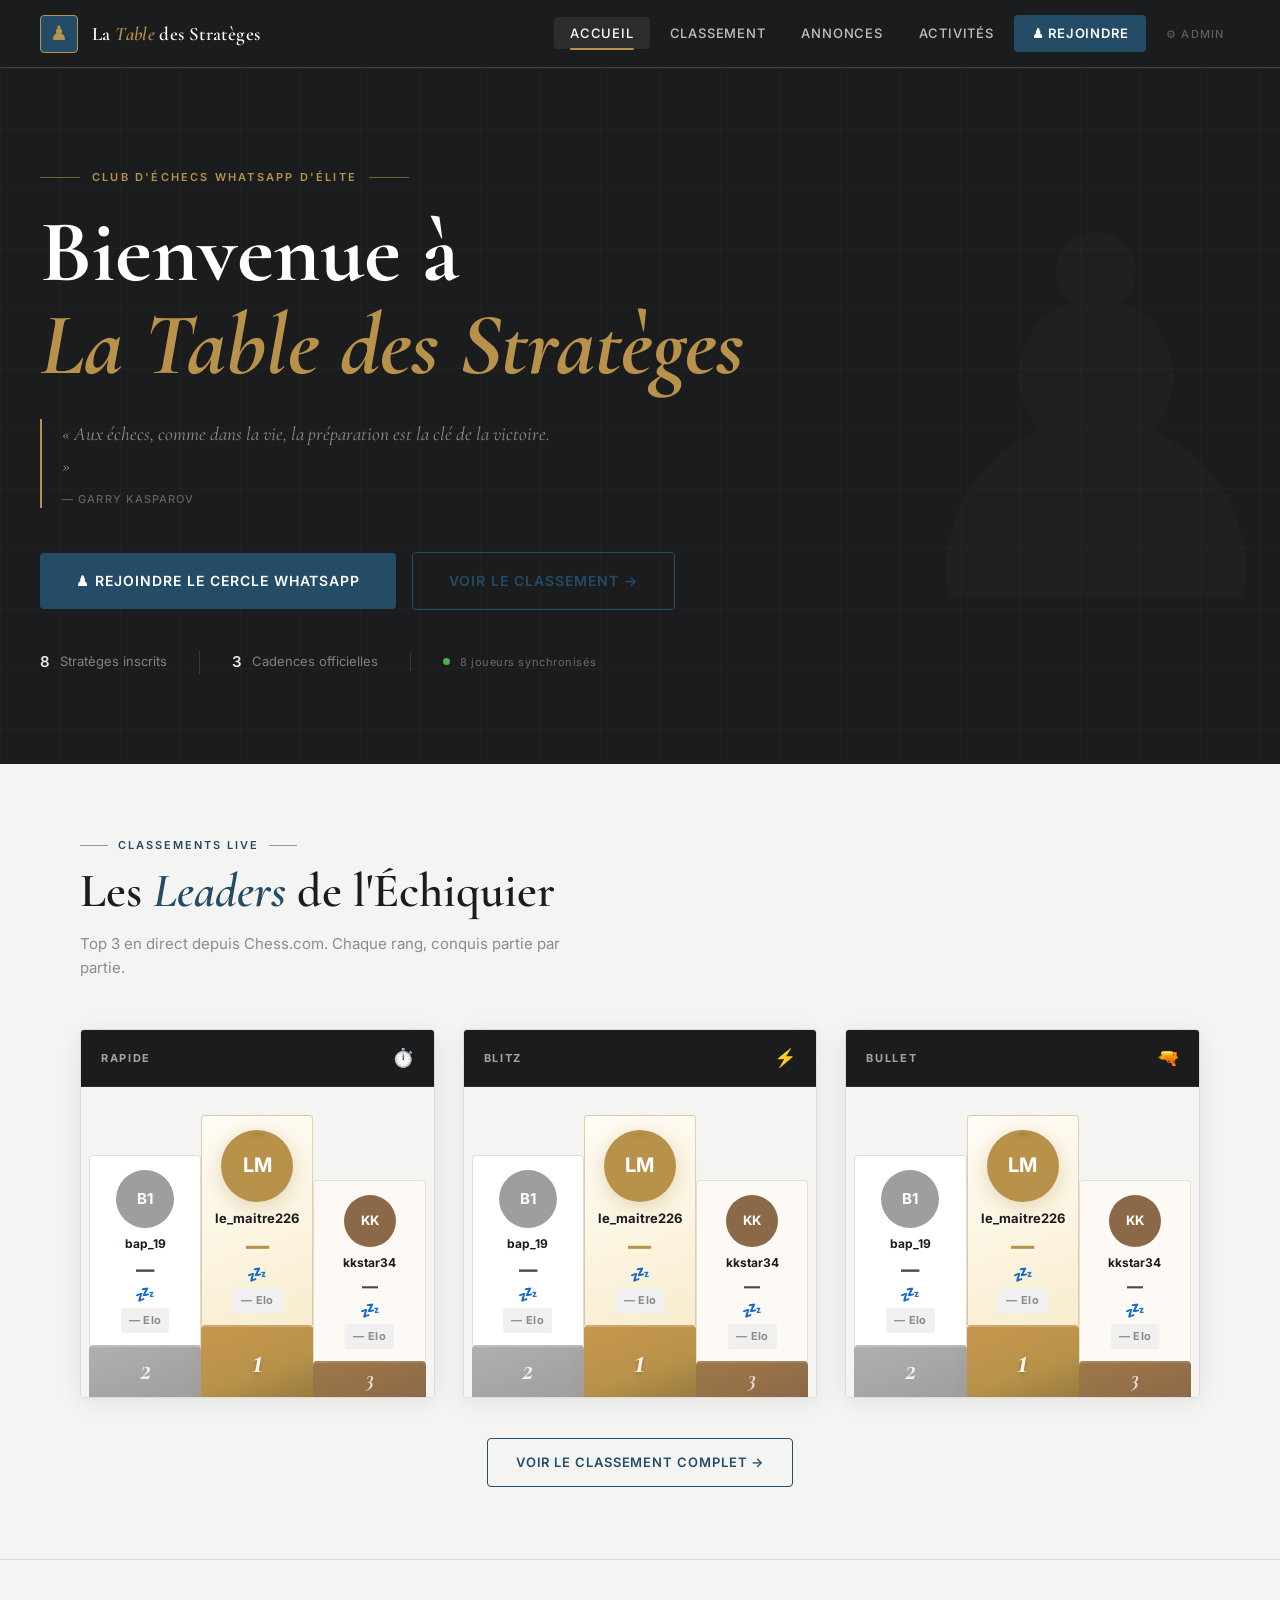
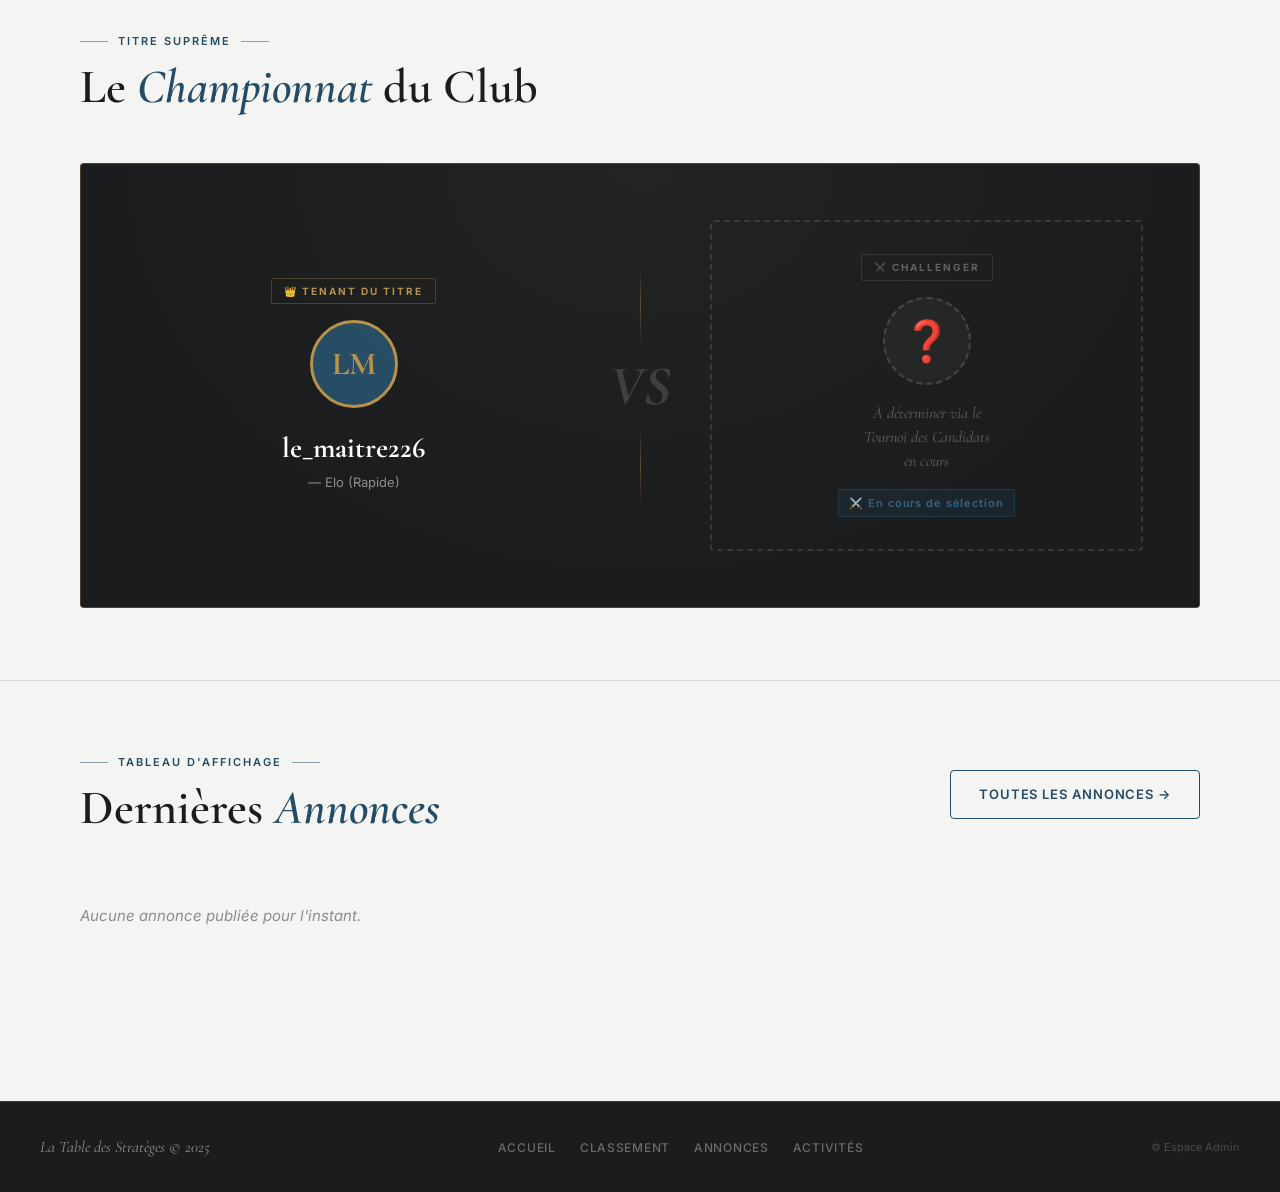
<file: index.html>
<!DOCTYPE html>
<html lang="fr">
<head>
  <meta charset="UTF-8">
  <meta name="viewport" content="width=device-width, initial-scale=1.0">
  <title>La Table des Stratèges — Accueil</title>
  <meta name="description" content="Club d'échecs WhatsApp d'élite. Classements, annonces et activités.">
  <link rel="stylesheet" href="style.css">
  <link rel="icon" type="image/svg+xml" href="data:image/svg+xml,<svg xmlns='http://www.w3.org/2000/svg' viewBox='0 0 100 100'><text y='.9em' font-size='90'>♟</text></svg>">
</head>
<body>

<!-- ── NAVBAR ── -->
<nav class="navbar" role="navigation">
  <div class="navbar-brand">
    <div class="navbar-logo-icon">♟</div>
    <span class="navbar-title">La <em>Table</em> des Stratèges</span>
  </div>
  <button class="navbar-toggle" id="navbar-toggle" aria-label="Ouvrir le menu" aria-expanded="false">☰</button>
  <ul class="navbar-nav" id="navbar-nav">
    <li><a href="index.html">Accueil</a></li>
    <li><a href="classement.html">Classement</a></li>
    <li><a href="annonces.html">Annonces</a></li>
    <li><a href="activites.html">Activités</a></li>
    <li><a href="index.html#whatsapp" class="navbar-cta btn">♟ Rejoindre</a></li>
    <li><a href="admin.html" class="nav-admin">⚙ Admin</a></li>
  </ul>
</nav>

<!-- ── HERO ── -->
<header class="hero" role="banner">
  <div class="hero-pattern" aria-hidden="true"></div>
  <div class="hero-inner">
    <div class="hero-eyebrow"><span></span>Club d'Échecs WhatsApp d'Élite<span></span></div>
    <h1 class="hero-title">Bienvenue à<br><em>La Table des Stratèges</em></h1>
    <blockquote class="hero-quote">
      « Aux échecs, comme dans la vie, la préparation est la clé de la victoire. »
      <cite>— Garry Kasparov</cite>
    </blockquote>
    <div class="hero-actions">
      <a href="#whatsapp" class="btn btn-primary btn-lg" id="whatsapp-cta">♟ Rejoindre le Cercle WhatsApp</a>
      <a href="classement.html" class="btn btn-outline btn-lg">Voir le Classement →</a>
    </div>
    <div style="display:flex;gap:32px;margin-top:40px;flex-wrap:wrap;align-items:center;">
      <div class="hero-stat"><strong id="stat-joueurs">—</strong> Stratèges inscrits</div>
      <div class="hero-stat" style="border-left:1px solid rgba(255,255,255,.12);padding-left:32px;">
        <strong>3</strong> Cadences officielles
      </div>
      <div class="api-status-bar" style="border-left:1px solid rgba(255,255,255,.12);padding-left:32px;">
        <span class="api-status-dot loading" id="api-status-dot"></span>
        <span id="api-status-text">Connexion Chess.com…</span>
      </div>
    </div>
  </div>
</header>

<!-- ── PODIUM ── -->
<section class="section" aria-labelledby="podium-heading">
  <div class="container">
    <div class="section-header">
      <div class="section-eyebrow">Classements live</div>
      <h2 class="section-title" id="podium-heading">Les <em>Leaders</em> de l'Échiquier</h2>
      <p style="color:var(--gris-moyen);margin-top:12px;max-width:520px;">
        Top 3 en direct depuis Chess.com. Chaque rang, conquis partie par partie.
      </p>
    </div>
    <div class="podium-grid js-zone" id="podium-container">
      <div class="api-loader" style="grid-column:1/-1;"><div class="spinner"></div><p>Connexion à Chess.com…</p></div>
    </div>
    <div class="text-center mt-40">
      <a href="classement.html" class="btn btn-outline">Voir le classement complet →</a>
    </div>
  </div>
</section>

<div class="divider"></div>

<!-- ── CHAMPIONNAT ── -->
<section class="section" aria-labelledby="champ-heading">
  <div class="container">
    <div class="section-header">
      <div class="section-eyebrow">Titre suprême</div>
      <h2 class="section-title" id="champ-heading">Le <em>Championnat</em> du Club</h2>
    </div>
    <div class="js-zone" id="championnat-container">
      <div class="api-loader"><div class="spinner"></div><p>Chargement…</p></div>
    </div>
  </div>
</section>

<div class="divider"></div>

<!-- ── APERÇU ANNONCES ── -->
<section class="section" aria-labelledby="news-heading">
  <div class="container">
    <div class="section-header d-flex justify-between align-center" style="flex-wrap:wrap;gap:16px;">
      <div>
        <div class="section-eyebrow">Tableau d'affichage</div>
        <h2 class="section-title" id="news-heading">Dernières <em>Annonces</em></h2>
      </div>
      <a href="annonces.html" class="btn btn-outline">Toutes les annonces →</a>
    </div>
    <div class="annonces-grid" id="annonces-preview"></div>
  </div>
</section>

<!-- ── FOOTER ── -->
<footer role="contentinfo">
  <div class="footer-inner">
    <span class="footer-brand">La Table des Stratèges © 2025</span>
    <ul class="footer-links">
      <li><a href="index.html">Accueil</a></li>
      <li><a href="classement.html">Classement</a></li>
      <li><a href="annonces.html">Annonces</a></li>
      <li><a href="activites.html">Activités</a></li>
    </ul>
    <a href="admin.html" class="footer-admin">⚙ Espace Admin</a>
  </div>
</footer>

<script src="script.js"></script>
</body>
</html>
</file>
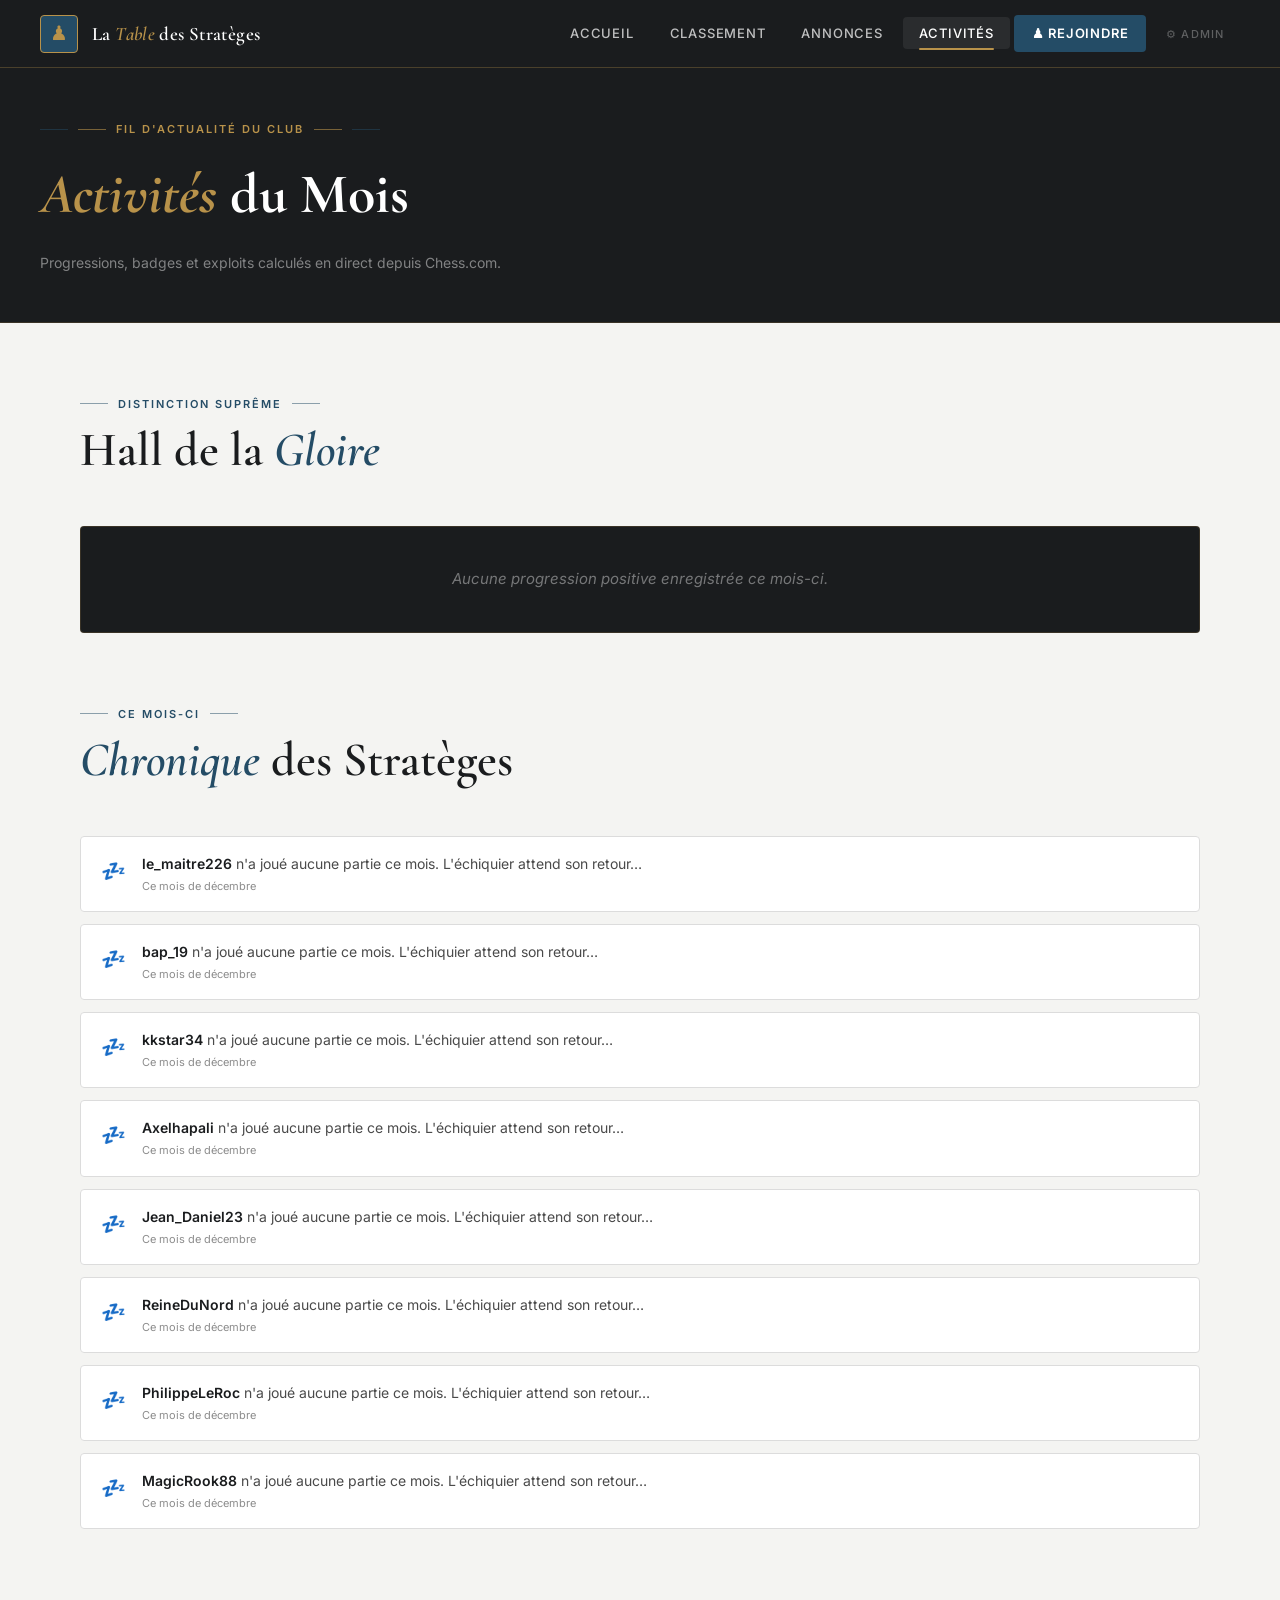
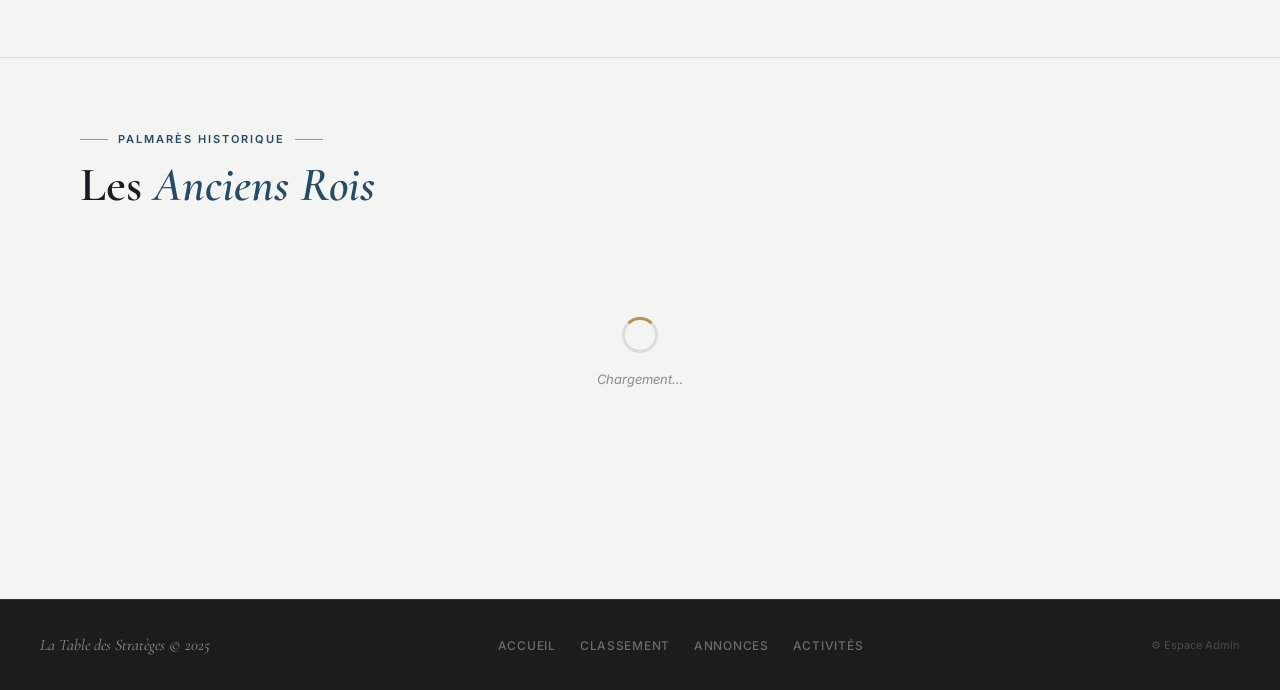
<file: activites.html>
<!DOCTYPE html>
<html lang="fr">
<head>
  <meta charset="UTF-8">
  <meta name="viewport" content="width=device-width, initial-scale=1.0">
  <title>Activités — La Table des Stratèges</title>
  <link rel="stylesheet" href="style.css">
  <link rel="icon" type="image/svg+xml" href="data:image/svg+xml,<svg xmlns='http://www.w3.org/2000/svg' viewBox='0 0 100 100'><text y='.9em' font-size='90'>♟</text></svg>">
</head>
<body>

<nav class="navbar" role="navigation">
  <div class="navbar-brand">
    <div class="navbar-logo-icon">♟</div>
    <span class="navbar-title">La <em>Table</em> des Stratèges</span>
  </div>
  <button class="navbar-toggle" id="navbar-toggle" aria-label="Ouvrir le menu" aria-expanded="false">☰</button>
  <ul class="navbar-nav" id="navbar-nav">
    <li><a href="index.html">Accueil</a></li>
    <li><a href="classement.html">Classement</a></li>
    <li><a href="annonces.html">Annonces</a></li>
    <li><a href="activites.html">Activités</a></li>
    <li><a href="index.html#whatsapp" class="navbar-cta btn">♟ Rejoindre</a></li>
    <li><a href="admin.html" class="nav-admin">⚙ Admin</a></li>
  </ul>
</nav>

<div style="background:var(--noir);padding:52px 40px 48px;border-bottom:1px solid rgba(184,146,74,.2);">
  <div style="max-width:1200px;margin:0 auto;">
    <div class="section-eyebrow" style="color:var(--or);">
      <span style="background:var(--or);width:28px;height:1px;display:inline-block;opacity:.6;"></span>
      Fil d'actualité du club
      <span style="background:var(--or);width:28px;height:1px;display:inline-block;opacity:.6;"></span>
    </div>
    <h1 style="font-family:var(--font-titre);font-size:clamp(2.2rem,5vw,3.5rem);font-weight:700;color:#fff;margin-top:8px;">
      <em style="color:var(--or);font-style:italic;">Activités</em> du Mois
    </h1>
    <p style="color:rgba(255,255,255,.45);margin-top:10px;font-size:14px;max-width:540px;">
      Progressions, badges et exploits calculés en direct depuis Chess.com.
    </p>
  </div>
</div>

<section class="section" style="padding-bottom:0;">
  <div class="container">
    <div class="section-header">
      <div class="section-eyebrow">Distinction suprême</div>
      <h2 class="section-title">Hall de la <em>Gloire</em></h2>
    </div>
    <div class="js-zone" id="jdm-container">
      <div class="api-loader"><div class="spinner"></div><p>Calcul en cours…</p></div>
    </div>
  </div>
</section>

<section class="section">
  <div class="container">
    <div class="section-header">
      <div class="section-eyebrow">Ce mois-ci</div>
      <h2 class="section-title"><em>Chronique</em> des Stratèges</h2>
    </div>
    <div class="activity-feed js-zone" id="flux-activite">
      <div class="api-loader"><div class="spinner"></div><p>Chargement du flux…</p></div>
    </div>
  </div>
</section>

<div class="divider"></div>

<section class="section">
  <div class="container">
    <div class="section-header">
      <div class="section-eyebrow">Palmarès historique</div>
      <h2 class="section-title">Les <em>Anciens Rois</em></h2>
    </div>
    <div class="hall-grid js-zone" id="anciens-rois">
      <div class="api-loader" style="grid-column:1/-1;"><div class="spinner"></div><p>Chargement…</p></div>
    </div>
  </div>
</section>

<footer role="contentinfo">
  <div class="footer-inner">
    <span class="footer-brand">La Table des Stratèges © 2025</span>
    <ul class="footer-links">
      <li><a href="index.html">Accueil</a></li>
      <li><a href="classement.html">Classement</a></li>
      <li><a href="annonces.html">Annonces</a></li>
      <li><a href="activites.html">Activités</a></li>
    </ul>
    <a href="admin.html" class="footer-admin">⚙ Espace Admin</a>
  </div>
</footer>

<script src="script.js"></script>
</body>
</html>
</file>
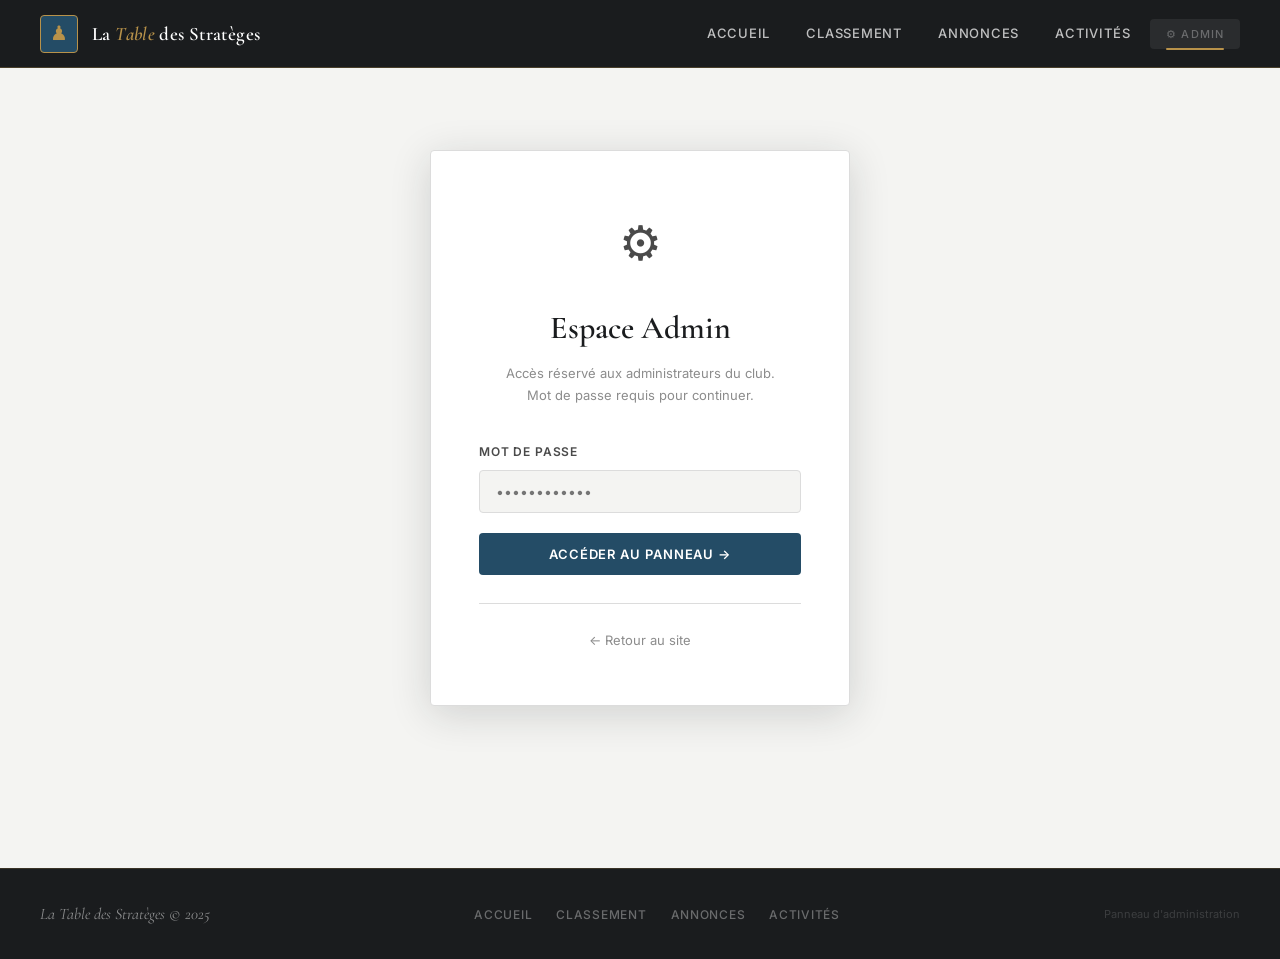
<file: admin.html>
<!DOCTYPE html>
<html lang="fr">
<head>
  <meta charset="UTF-8">
  <meta name="viewport" content="width=device-width, initial-scale=1.0">
  <title>Espace Admin — La Table des Stratèges</title>
  <link rel="stylesheet" href="style.css">
  <link rel="icon" type="image/svg+xml" href="data:image/svg+xml,<svg xmlns='http://www.w3.org/2000/svg' viewBox='0 0 100 100'><text y='.9em' font-size='90'>♟</text></svg>">
  <style>
    /* ── Admin-only styles ── */
    .admin-section {
      background: #fff;
      border: 1px solid var(--gris-clair);
      border-radius: 4px;
      padding: 32px;
      margin-bottom: 28px;
      box-shadow: var(--ombre);
    }
    .admin-section-title {
      font-family: var(--font-titre);
      font-size: 1.5rem;
      font-weight: 600;
      color: var(--noir);
      margin-bottom: 6px;
      display: flex;
      align-items: center;
      gap: 10px;
    }
    .admin-section-sub {
      font-size: 13px;
      color: var(--gris-moyen);
      margin-bottom: 24px;
      padding-bottom: 20px;
      border-bottom: 1px solid var(--gris-clair);
    }
    .admin-input-row {
      display: flex;
      gap: 12px;
      align-items: flex-end;
      flex-wrap: wrap;
    }
    .admin-input-row .form-group { flex: 1; min-width: 200px; margin: 0; }
    .btn-danger {
      background: #FDE9EA;
      color: var(--rouge);
      border: 1px solid rgba(139,38,53,.25);
      font-size: 12px;
      padding: 10px 20px;
      border-radius: 4px;
      cursor: pointer;
      font-weight: 700;
      letter-spacing: .06em;
      text-transform: uppercase;
      transition: var(--transition);
    }
    .btn-danger:hover { background: var(--rouge); color: #fff; }
    #admin-flash {
      font-size: 13px;
      font-weight: 600;
      min-height: 20px;
      padding: 8px 0 0;
      transition: opacity .5s;
    }
    .panneau-header {
      background: var(--noir);
      padding: 32px 40px;
      border-bottom: 1px solid rgba(184,146,74,.2);
      display: flex;
      align-items: center;
      justify-content: space-between;
      flex-wrap: wrap;
      gap: 16px;
    }
    .panneau-header h1 {
      font-family: var(--font-titre);
      font-size: 2rem;
      font-weight: 600;
      color: #fff;
    }
    .panneau-header h1 em { color: var(--or); font-style: italic; }
    .tag-admin {
      font-size: 10px;
      font-weight: 700;
      letter-spacing: .15em;
      text-transform: uppercase;
      padding: 4px 10px;
      border-radius: 2px;
      background: rgba(184,146,74,.15);
      color: var(--or);
      border: 1px solid rgba(184,146,74,.25);
    }
    select.form-control {
      appearance: none;
      background-image: url("data:image/svg+xml,%3Csvg xmlns='http://www.w3.org/2000/svg' width='12' height='8' viewBox='0 0 12 8'%3E%3Cpath d='M1 1l5 5 5-5' stroke='%238C8C8C' stroke-width='1.5' fill='none'/%3E%3C/svg%3E");
      background-repeat: no-repeat;
      background-position: right 14px center;
      padding-right: 36px;
      cursor: pointer;
    }
    textarea.form-control {
      resize: vertical;
      min-height: 100px;
      line-height: 1.6;
    }
    .danger-zone {
      border: 1px solid rgba(139,38,53,.2);
      background: #FDF5F5;
    }
    .danger-zone .admin-section-title { color: var(--rouge); }
  </style>
</head>
<body>

<!-- ── NAVBAR ── -->
<nav class="navbar" role="navigation">
  <div class="navbar-brand">
    <div class="navbar-logo-icon">♟</div>
    <span class="navbar-title">La <em>Table</em> des Stratèges</span>
  </div>
  <button class="navbar-toggle" id="navbar-toggle" aria-label="Ouvrir le menu" aria-expanded="false">☰</button>
  <ul class="navbar-nav" id="navbar-nav">
    <li><a href="index.html">Accueil</a></li>
    <li><a href="classement.html">Classement</a></li>
    <li><a href="annonces.html">Annonces</a></li>
    <li><a href="activites.html">Activités</a></li>
    <li><a href="admin.html" class="nav-admin">⚙ Admin</a></li>
  </ul>
</nav>

<!-- ══════════════════════════════
     ÉCRAN DE CONNEXION
     ══════════════════════════════ -->
<main id="admin-login-section">
  <div class="admin-login">
    <div class="admin-card">
      <div style="text-align:center;font-size:48px;margin-bottom:20px;">⚙</div>
      <h1 class="admin-title" style="text-align:center;">Espace Admin</h1>
      <p class="admin-sub" style="text-align:center;">
        Accès réservé aux administrateurs du club.<br>
        Mot de passe requis pour continuer.
      </p>
      <div class="form-group">
        <label class="form-label" for="admin-pass">Mot de passe</label>
        <input type="password" id="admin-pass" class="form-control"
               placeholder="••••••••••••" autocomplete="current-password">
      </div>
      <button class="btn btn-primary" style="width:100%;justify-content:center;" id="btn-admin-login">
        Accéder au panneau →
      </button>
      <p id="admin-msg" style="text-align:center;margin-top:14px;font-size:13px;font-weight:500;"></p>
      <div style="margin-top:28px;padding-top:24px;border-top:1px solid var(--gris-clair);text-align:center;">
        <a href="index.html" style="font-size:13px;color:var(--gris-moyen);">← Retour au site</a>
      </div>
    </div>
  </div>
</main>

<!-- ══════════════════════════════
     PANNEAU D'ADMINISTRATION
     (caché par défaut, révélé après auth)
     ══════════════════════════════ -->
<div id="admin-panneau" style="display:none;">

  <!-- En-tête du panneau -->
  <div class="panneau-header">
    <div>
      <div style="font-size:11px;font-weight:600;letter-spacing:.18em;text-transform:uppercase;color:var(--or);margin-bottom:8px;">
        Panneau d'administration
      </div>
      <h1>La <em>Table</em> des Stratèges</h1>
    </div>
    <div style="display:flex;align-items:center;gap:16px;flex-wrap:wrap;">
      <span class="tag-admin">⚙ Mode Admin</span>
      <button id="btn-deconnexion" class="btn-refresh"
              style="border-color:rgba(139,38,53,.3);color:#E87F8A;">
        ⎋ Déconnexion
      </button>
      <a href="index.html" style="font-size:13px;color:rgba(255,255,255,.4);">← Site public</a>
    </div>
  </div>

  <div class="container" style="padding-top:48px;padding-bottom:80px;">

    <!-- Message flash global -->
    <p id="admin-flash" style="font-size:13px;font-weight:600;min-height:20px;margin-bottom:16px;transition:opacity .5s;"></p>

    <!-- ─────────────────────────────────────
         SECTION 1 : Gestion des joueurs
         ───────────────────────────────────── -->
    <div class="admin-section">
      <div class="admin-section-title">♟ Membres du club</div>
      <p class="admin-section-sub">
        Ajoutez ou retirez des membres. Seul le pseudo Chess.com est nécessaire.
        Les données Elo sont récupérées automatiquement via l'API Chess.com.
      </p>

      <!-- Formulaire ajout -->
      <form id="form-ajouter-joueur" autocomplete="off">
        <div class="admin-input-row">
          <div class="form-group">
            <label class="form-label" for="input-pseudo-joueur">Pseudo Chess.com exact</label>
            <input type="text" id="input-pseudo-joueur" class="form-control"
                   placeholder="ex : le_maitre226" spellcheck="false">
          </div>
          <button type="submit" class="btn btn-primary" style="flex-shrink:0;padding:12px 24px;">
            + Ajouter
          </button>
        </div>
      </form>

      <!-- Liste des membres -->
      <div style="margin-top:24px;">
        <div style="font-size:11px;font-weight:700;letter-spacing:.12em;text-transform:uppercase;
                    color:var(--gris-moyen);margin-bottom:12px;">
          Membres enregistrés
        </div>
        <div id="admin-liste-joueurs"></div>
      </div>
    </div>

    <!-- ─────────────────────────────────────
         SECTION 2 : Gestion des annonces
         ───────────────────────────────────── -->
    <div class="admin-section">
      <div class="admin-section-title">📋 Annonces du club</div>
      <p class="admin-section-sub">
        Publiez une nouvelle annonce. Elle apparaîtra immédiatement sur la page Annonces
        et en aperçu sur la page d'accueil.
      </p>

      <!-- Formulaire création annonce -->
      <form id="form-creer-annonce" autocomplete="off">
        <div class="form-group" style="margin-bottom:16px;">
          <label class="form-label" for="annonce-titre">Titre de l'annonce</label>
          <input type="text" id="annonce-titre" class="form-control"
                 placeholder="ex : Tournoi mensuel — Résultats finaux">
        </div>
        <div class="form-group" style="margin-bottom:16px;">
          <label class="form-label" for="annonce-texte">Contenu</label>
          <textarea id="annonce-texte" class="form-control"
                    placeholder="Corps du texte de l'annonce…"></textarea>
        </div>
        <div class="admin-input-row">
          <div class="form-group">
            <label class="form-label" for="annonce-categorie">Catégorie</label>
            <select id="annonce-categorie" class="form-control">
              <option value="important">🔴 Important</option>
              <option value="tournoi">🏆 Tournoi</option>
              <option value="duel">⚔️ Duel / Choc</option>
            </select>
          </div>
          <button type="submit" class="btn btn-primary" style="flex-shrink:0;padding:12px 28px;">
            Publier l'annonce
          </button>
        </div>
      </form>

      <!-- Liste des annonces publiées -->
      <div style="margin-top:28px;">
        <div style="font-size:11px;font-weight:700;letter-spacing:.12em;text-transform:uppercase;
                    color:var(--gris-moyen);margin-bottom:12px;">
          Annonces publiées
        </div>
        <div id="admin-liste-annonces"></div>
      </div>
    </div>

    <!-- ─────────────────────────────────────
         SECTION 3 : Zone de danger
         ───────────────────────────────────── -->
    <div class="admin-section danger-zone">
      <div class="admin-section-title">⚠ Zone de danger</div>
      <p class="admin-section-sub">
        Réinitialise complètement toutes les données du site (joueurs + annonces)
        stockées en local. Cette action est irréversible.
      </p>
      <button id="btn-reset-data" class="btn-danger">
        ⚠ Réinitialiser toutes les données
      </button>
    </div>

  </div><!-- /.container -->
</div><!-- /#admin-panneau -->

<!-- ── FOOTER ── -->
<footer role="contentinfo">
  <div class="footer-inner">
    <span class="footer-brand">La Table des Stratèges © 2025</span>
    <ul class="footer-links">
      <li><a href="index.html">Accueil</a></li>
      <li><a href="classement.html">Classement</a></li>
      <li><a href="annonces.html">Annonces</a></li>
      <li><a href="activites.html">Activités</a></li>
    </ul>
    <span class="footer-admin" style="color:rgba(255,255,255,.15);">Panneau d'administration</span>
  </div>
</footer>

<script src="script.js"></script>
</body>
</html>
</file>
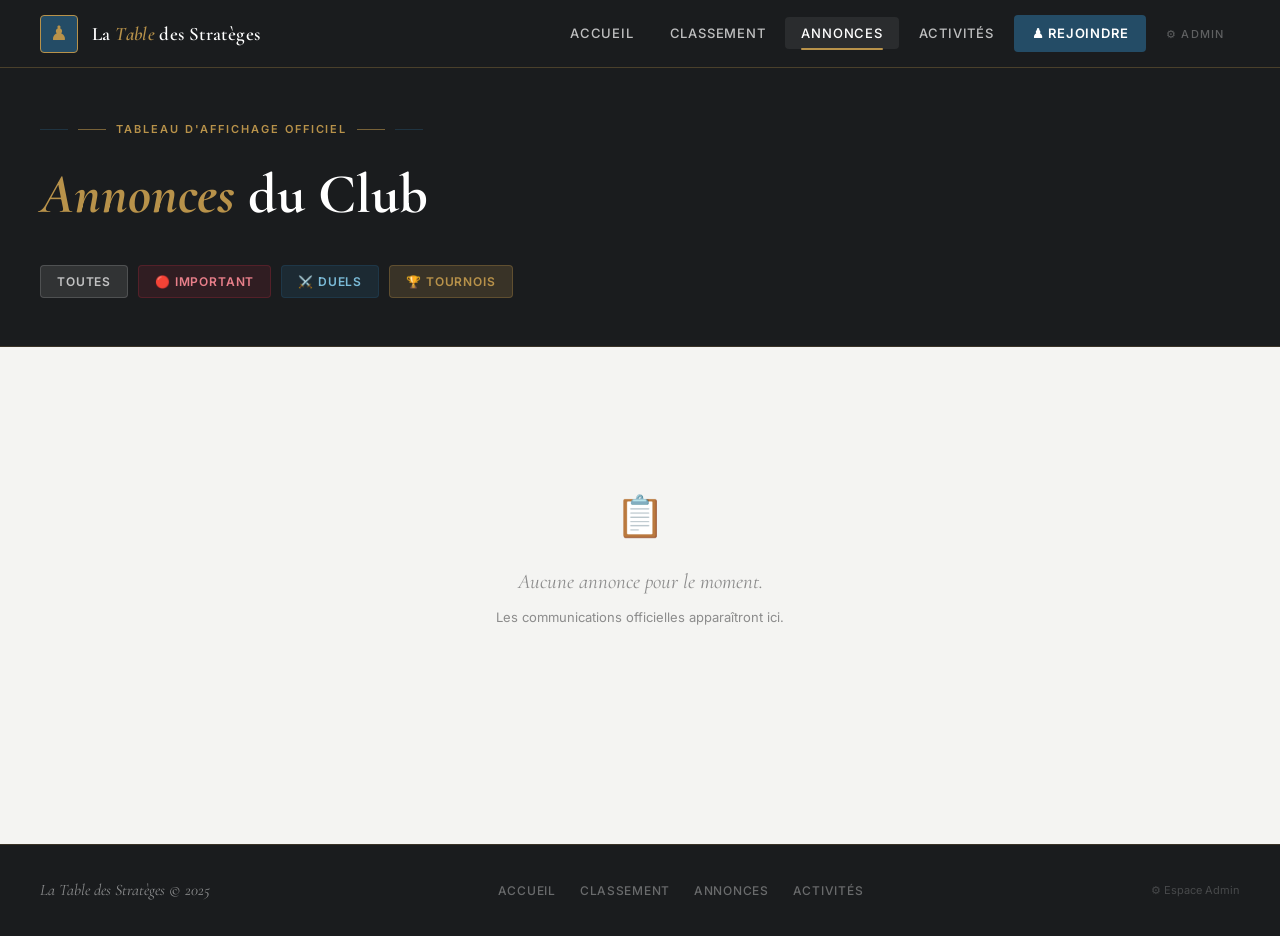
<file: annonces.html>
<!DOCTYPE html>
<html lang="fr">
<head>
  <meta charset="UTF-8">
  <meta name="viewport" content="width=device-width, initial-scale=1.0">
  <title>Annonces — La Table des Stratèges</title>
  <link rel="stylesheet" href="style.css">
  <link rel="icon" type="image/svg+xml" href="data:image/svg+xml,<svg xmlns='http://www.w3.org/2000/svg' viewBox='0 0 100 100'><text y='.9em' font-size='90'>♟</text></svg>">
</head>
<body>

<nav class="navbar" role="navigation">
  <div class="navbar-brand">
    <div class="navbar-logo-icon">♟</div>
    <span class="navbar-title">La <em>Table</em> des Stratèges</span>
  </div>
  <button class="navbar-toggle" id="navbar-toggle" aria-label="Ouvrir le menu" aria-expanded="false">☰</button>
  <ul class="navbar-nav" id="navbar-nav">
    <li><a href="index.html">Accueil</a></li>
    <li><a href="classement.html">Classement</a></li>
    <li><a href="annonces.html">Annonces</a></li>
    <li><a href="activites.html">Activités</a></li>
    <li><a href="index.html#whatsapp" class="navbar-cta btn">♟ Rejoindre</a></li>
    <li><a href="admin.html" class="nav-admin">⚙ Admin</a></li>
  </ul>
</nav>

<div style="background:var(--noir);padding:52px 40px 48px;border-bottom:1px solid rgba(184,146,74,.2);">
  <div style="max-width:1200px;margin:0 auto;">
    <div class="section-eyebrow" style="color:var(--or);">
      <span style="background:var(--or);width:28px;height:1px;display:inline-block;opacity:.6;"></span>
      Tableau d'affichage officiel
      <span style="background:var(--or);width:28px;height:1px;display:inline-block;opacity:.6;"></span>
    </div>
    <h1 style="font-family:var(--font-titre);font-size:clamp(2.2rem,5vw,3.5rem);font-weight:700;color:#fff;margin-top:8px;">
      <em style="color:var(--or);font-style:italic;">Annonces</em> du Club
    </h1>
    <div style="display:flex;gap:10px;margin-top:24px;flex-wrap:wrap;" id="filtres-annonces">
      <button class="btn" style="padding:8px 16px;font-size:12px;background:rgba(255,255,255,.1);color:rgba(255,255,255,.7);border:1px solid rgba(255,255,255,.15);" onclick="filtrerAnnonces(this,'tous')">Toutes</button>
      <button class="btn" style="padding:8px 16px;font-size:12px;background:rgba(139,38,53,.2);color:#E87F8A;border:1px solid rgba(139,38,53,.4);" onclick="filtrerAnnonces(this,'important')">🔴 Important</button>
      <button class="btn" style="padding:8px 16px;font-size:12px;background:rgba(36,76,102,.3);color:#7BBBD8;border:1px solid rgba(36,76,102,.4);" onclick="filtrerAnnonces(this,'duel')">⚔️ Duels</button>
      <button class="btn" style="padding:8px 16px;font-size:12px;background:rgba(184,146,74,.2);color:var(--or);border:1px solid rgba(184,146,74,.3);" onclick="filtrerAnnonces(this,'tournoi')">🏆 Tournois</button>
    </div>
  </div>
</div>

<section class="section">
  <div class="container">
    <div class="annonces-grid js-zone" id="annonces-container">
      <div class="api-loader"><div class="spinner"></div><p>Chargement…</p></div>
    </div>
  </div>
</section>

<footer role="contentinfo">
  <div class="footer-inner">
    <span class="footer-brand">La Table des Stratèges © 2025</span>
    <ul class="footer-links">
      <li><a href="index.html">Accueil</a></li>
      <li><a href="classement.html">Classement</a></li>
      <li><a href="annonces.html">Annonces</a></li>
      <li><a href="activites.html">Activités</a></li>
    </ul>
    <a href="admin.html" class="footer-admin">⚙ Espace Admin</a>
  </div>
</footer>

<script src="script.js"></script>
<script>
  function filtrerAnnonces(btn, filtre) {
    document.querySelectorAll('.annonce-card').forEach(c => {
      c.style.display = filtre === 'tous' || c.classList.contains('cat-'+filtre) ? '' : 'none';
    });
  }
</script>
</body>
</html>
</file>
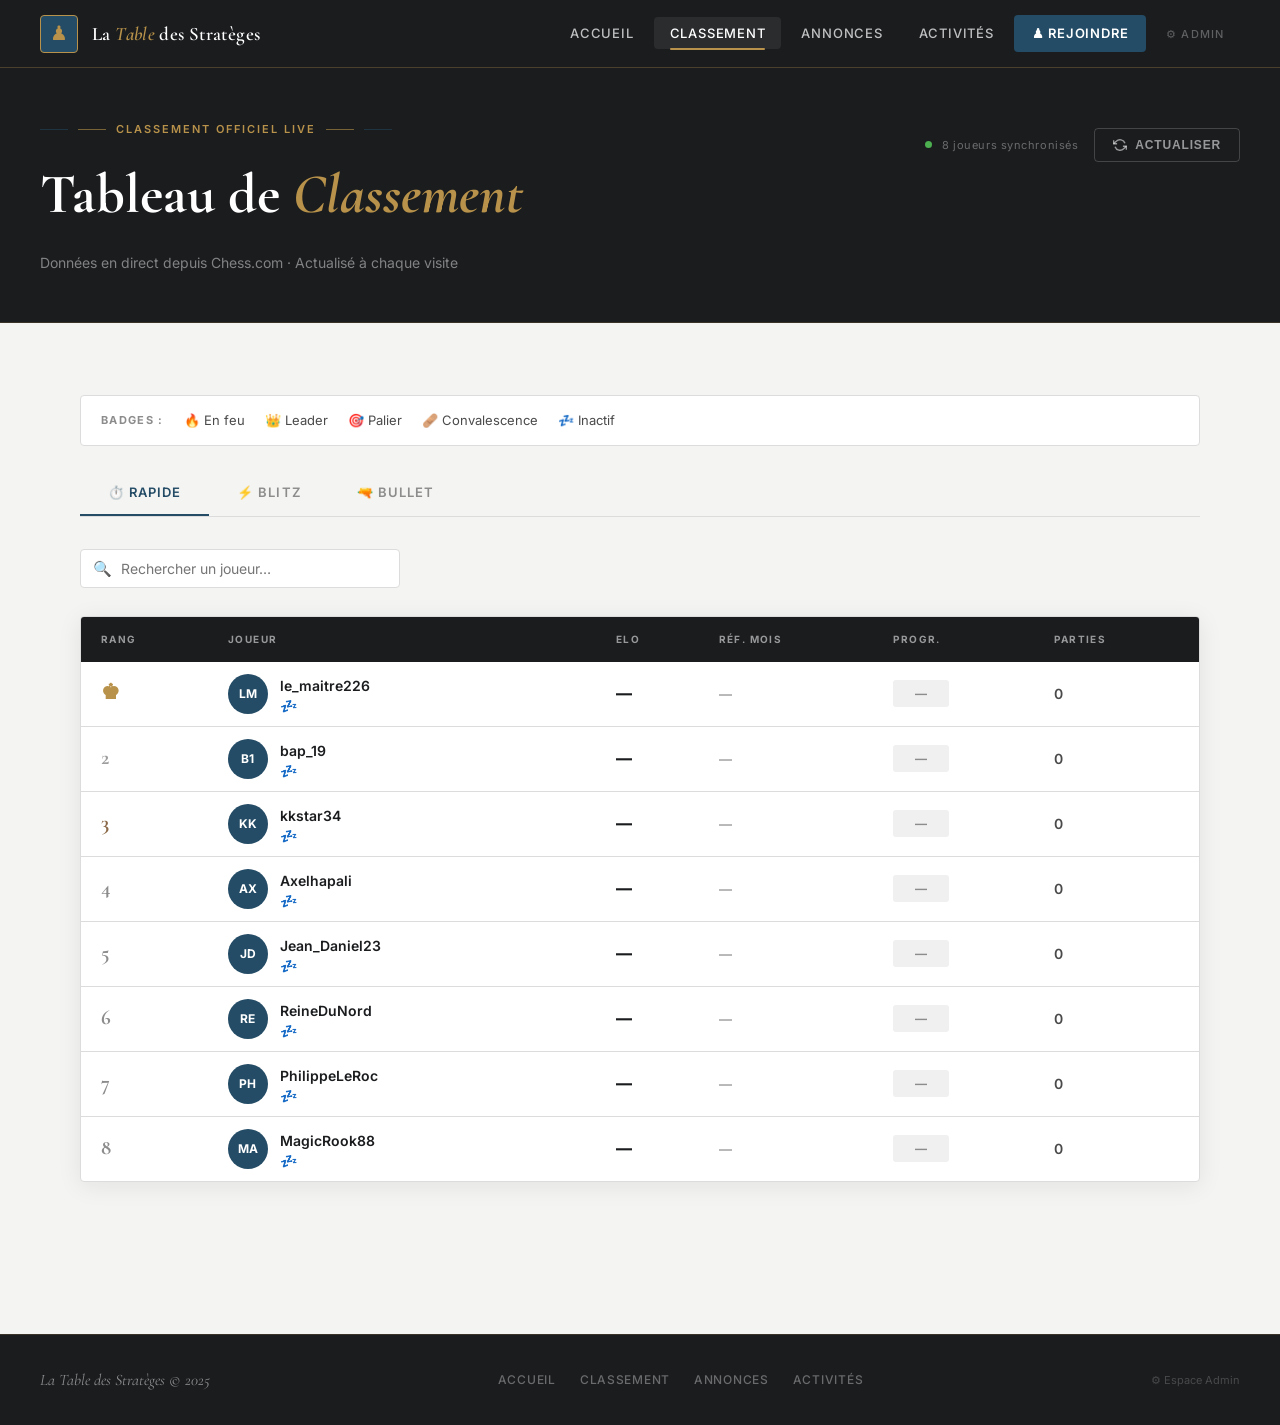
<file: classement.html>
<!DOCTYPE html>
<html lang="fr">
<head>
  <meta charset="UTF-8">
  <meta name="viewport" content="width=device-width, initial-scale=1.0">
  <title>Classement — La Table des Stratèges</title>
  <link rel="stylesheet" href="style.css">
  <link rel="icon" type="image/svg+xml" href="data:image/svg+xml,<svg xmlns='http://www.w3.org/2000/svg' viewBox='0 0 100 100'><text y='.9em' font-size='90'>♟</text></svg>">
</head>
<body>

<!-- ── NAVBAR ── -->
<nav class="navbar" role="navigation">
  <div class="navbar-brand">
    <div class="navbar-logo-icon">♟</div>
    <span class="navbar-title">La <em>Table</em> des Stratèges</span>
  </div>
  <button class="navbar-toggle" id="navbar-toggle" aria-label="Ouvrir le menu" aria-expanded="false">☰</button>
  <ul class="navbar-nav" id="navbar-nav">
    <li><a href="index.html">Accueil</a></li>
    <li><a href="classement.html">Classement</a></li>
    <li><a href="annonces.html">Annonces</a></li>
    <li><a href="activites.html">Activités</a></li>
    <li><a href="index.html#whatsapp" class="navbar-cta btn">♟ Rejoindre</a></li>
    <li><a href="admin.html" class="nav-admin">⚙ Admin</a></li>
  </ul>
</nav>

<!-- ── EN-TÊTE ── -->
<div style="background:var(--noir);padding:52px 40px 48px;border-bottom:1px solid rgba(184,146,74,.2);">
  <div style="max-width:1200px;margin:0 auto;">
    <div style="display:flex;align-items:flex-start;justify-content:space-between;gap:20px;flex-wrap:wrap;">
      <div>
        <div class="section-eyebrow" style="color:var(--or);">
          <span style="background:var(--or);width:28px;height:1px;display:inline-block;opacity:.6;"></span>
          Classement officiel live
          <span style="background:var(--or);width:28px;height:1px;display:inline-block;opacity:.6;"></span>
        </div>
        <h1 style="font-family:var(--font-titre);font-size:clamp(2.2rem,5vw,3.5rem);font-weight:700;color:#fff;margin-top:8px;">
          Tableau de <em style="color:var(--or);font-style:italic;">Classement</em>
        </h1>
        <p style="color:rgba(255,255,255,.45);margin-top:10px;font-size:14px;">
          Données en direct depuis Chess.com · Actualisé à chaque visite
        </p>
      </div>
      <div style="display:flex;align-items:center;gap:16px;flex-wrap:wrap;padding-top:8px;">
        <div class="api-status-bar">
          <span class="api-status-dot loading" id="api-status-dot"></span>
          <span id="api-status-text">Connexion…</span>
        </div>
        <button class="btn-refresh" id="btn-refresh" title="Actualiser depuis Chess.com">
          <svg width="14" height="14" viewBox="0 0 24 24" fill="none" stroke="currentColor" stroke-width="2.5"><path d="M1 4v6h6M23 20v-6h-6"/><path d="M20.49 9A9 9 0 0 0 5.64 5.64L1 10m22 4-4.64 4.36A9 9 0 0 1 3.51 15"/></svg>
          Actualiser
        </button>
      </div>
    </div>
  </div>
</div>

<!-- ── CLASSEMENT ── -->
<section class="section">
  <div class="container">

    <!-- Légende badges -->
    <div style="background:#fff;border:1px solid var(--gris-clair);border-radius:4px;padding:14px 20px;margin-bottom:24px;display:flex;gap:20px;flex-wrap:wrap;align-items:center;">
      <span style="font-size:11px;font-weight:700;letter-spacing:.12em;text-transform:uppercase;color:var(--gris-moyen);">Badges :</span>
      <span style="font-size:13px;" title="En feu : +50 Elo ce mois">🔥 En feu</span>
      <span style="font-size:13px;" title="Leader : #1 du classement">👑 Leader</span>
      <span style="font-size:13px;" title="Palier : cap de centaine franchi">🎯 Palier</span>
      <span style="font-size:13px;" title="En convalescence : -50 Elo">🩹 Convalescence</span>
      <span style="font-size:13px;" title="Inactif : aucune partie ce mois">💤 Inactif</span>
    </div>

    <!-- Onglets -->
    <div class="tabs" role="tablist">
      <button class="tab-btn active" data-cadence="rapide" role="tab">⏱️ Rapide</button>
      <button class="tab-btn" data-cadence="blitz"  role="tab">⚡ Blitz</button>
      <button class="tab-btn" data-cadence="bullet" role="tab">🔫 Bullet</button>
    </div>

    <!-- Recherche -->
    <div class="search-bar-wrap">
      <span class="search-icon">🔍</span>
      <input type="search" id="search-joueur" class="search-bar" placeholder="Rechercher un joueur…" aria-label="Rechercher">
    </div>

    <!-- Tableau enrichi -->
    <div class="table-wrap js-zone">
      <table role="grid">
        <thead>
          <tr>
            <th scope="col">Rang</th>
            <th scope="col">Joueur</th>
            <th scope="col">Elo</th>
            <th scope="col">Réf. Mois</th>
            <th scope="col">Progr.</th>
            <th scope="col">Parties</th>
          </tr>
        </thead>
        <tbody id="classement-table-body">
          <tr>
            <td colspan="6" style="text-align:center;padding:48px;">
              <div class="api-loader"><div class="spinner"></div><p>Connexion à Chess.com…</p></div>
            </td>
          </tr>
        </tbody>
      </table>
    </div>

  </div>
</section>

<!-- ── FOOTER ── -->
<footer role="contentinfo">
  <div class="footer-inner">
    <span class="footer-brand">La Table des Stratèges © 2025</span>
    <ul class="footer-links">
      <li><a href="index.html">Accueil</a></li>
      <li><a href="classement.html">Classement</a></li>
      <li><a href="annonces.html">Annonces</a></li>
      <li><a href="activites.html">Activités</a></li>
    </ul>
    <a href="admin.html" class="footer-admin">⚙ Espace Admin</a>
  </div>
</footer>

<script src="script.js"></script>
</body>
</html>
</file>
<file: style.css>
/* ===================================================================
   LA TABLE DES STRATÈGES — style.css  v3.0
   Direction Artistique : Néo-Classique Premium
   =================================================================== */

@import url('https://fonts.googleapis.com/css2?family=Cormorant+Garamond:ital,wght@0,300;0,400;0,500;0,600;0,700;1,300;1,400;1,500;1,600;1,700&family=Inter:wght@300;400;500;600;700&display=swap');

/* ── Variables ─────────────────────────────────────────────────────── */
:root {
  --noir:        #1A1C1E;
  --creme:       #F4F4F2;
  --bleu:        #244C66;
  --bleu-hover:  #31668A;
  --bleu-light:  #E8F0F6;
  --or:          #B8924A;
  --or-light:    #D4AC6E;
  --gris-clair:  #DCDCDC;
  --gris-moyen:  #8C8C8C;
  --gris-text:   #4A4A4A;
  --rouge:       #8B2635;
  --vert:        #2A6049;
  --font-titre:  'Cormorant Garamond', serif;
  --font-corps:  'Inter', sans-serif;
  --ombre:       0 4px 24px rgba(26,28,30,.08);
  --ombre-forte: 0 8px 40px rgba(26,28,30,.16);
  --transition:  all 0.28s cubic-bezier(.4,0,.2,1);
}

/* ── Reset ─────────────────────────────────────────────────────────── */
*, *::before, *::after { box-sizing: border-box; margin: 0; padding: 0; }
html { scroll-behavior: smooth; }
body {
  font-family: var(--font-corps);
  background: var(--creme);
  color: var(--gris-text);
  font-size: 15px;
  line-height: 1.65;
  min-height: 100vh;
  -webkit-font-smoothing: antialiased;
}
img { max-width: 100%; display: block; }
a   { text-decoration: none; color: inherit; }
::-webkit-scrollbar       { width: 6px; }
::-webkit-scrollbar-track { background: var(--creme); }
::-webkit-scrollbar-thumb { background: var(--bleu); border-radius: 3px; }

/* ====================================================================
   NAVBAR
   ==================================================================== */
.navbar {
  position: sticky;
  top: 0;
  z-index: 1000;
  background: var(--noir);
  border-bottom: 1px solid rgba(184,146,74,.3);
  padding: 0 40px;
  height: 68px;
  display: flex;
  align-items: center;
  justify-content: space-between;
}
.navbar-brand { display: flex; align-items: center; gap: 14px; }
.navbar-logo-icon {
  width: 38px; height: 38px;
  background: var(--bleu);
  border: 1px solid var(--or);
  display: flex; align-items: center; justify-content: center;
  font-size: 20px; color: var(--or);
  border-radius: 4px; flex-shrink: 0;
}
.navbar-title {
  font-family: var(--font-titre);
  font-size: 19px; font-weight: 600;
  color: #fff; letter-spacing: .02em; white-space: nowrap;
}
.navbar-title em { color: var(--or); font-style: italic; }
.navbar-nav { display: flex; align-items: center; gap: 4px; list-style: none; }
.navbar-nav a {
  font-family: var(--font-corps);
  font-size: 13px; font-weight: 500;
  color: rgba(255,255,255,.72);
  letter-spacing: .06em; text-transform: uppercase;
  padding: 8px 16px; border-radius: 4px;
  transition: var(--transition); position: relative;
}
.navbar-nav a:hover,
.navbar-nav a.active { color: #fff; background: rgba(255,255,255,.07); }
.navbar-nav a.active::after {
  content: ''; position: absolute;
  bottom: -1px; left: 16px; right: 16px;
  height: 2px; background: var(--or); border-radius: 2px;
}
/* Lien Admin discret dans la nav */
.navbar-nav a.nav-admin {
  font-size: 11px;
  color: rgba(255,255,255,.3);
  letter-spacing: .1em;
}
.navbar-nav a.nav-admin:hover { color: var(--or); background: none; }

.navbar-cta {
  background: var(--bleu) !important;
  color: #fff !important;
  font-weight: 600 !important;
  padding: 8px 18px !important;
}
.navbar-cta:hover { background: var(--bleu-hover) !important; }
.navbar-toggle {
  display: none;
  background: none; border: none;
  cursor: pointer; color: #fff;
  font-size: 22px; padding: 4px;
}

/* ====================================================================
   FOOTER
   ==================================================================== */
footer {
  background: var(--noir);
  border-top: 1px solid rgba(184,146,74,.2);
  padding: 32px 40px;
  margin-top: 80px;
}
.footer-inner {
  max-width: 1200px; margin: 0 auto;
  display: flex; align-items: center;
  justify-content: space-between; gap: 20px; flex-wrap: wrap;
}
.footer-brand { font-family: var(--font-titre); font-size: 16px; font-style: italic; color: rgba(255,255,255,.5); }
.footer-links { display: flex; gap: 24px; list-style: none; }
.footer-links a {
  font-size: 12px; font-weight: 500;
  color: rgba(255,255,255,.35);
  letter-spacing: .06em; text-transform: uppercase;
  transition: var(--transition);
}
.footer-links a:hover { color: var(--or); }
.footer-admin { font-size: 11px; color: rgba(255,255,255,.2); transition: var(--transition); }
.footer-admin:hover { color: rgba(255,255,255,.5); }

/* ====================================================================
   LAYOUT
   ==================================================================== */
.container { max-width: 1200px; margin: 0 auto; padding: 0 40px; }
.section    { padding: 72px 0; }
.section-header { margin-bottom: 48px; }
.section-eyebrow {
  font-size: 11px; font-weight: 600;
  letter-spacing: .18em; text-transform: uppercase;
  color: var(--bleu); margin-bottom: 10px;
  display: flex; align-items: center; gap: 10px;
}
.section-eyebrow::before,
.section-eyebrow::after {
  content: ''; display: block;
  height: 1px; width: 28px;
  background: var(--bleu); opacity: .5;
}
.section-title {
  font-family: var(--font-titre);
  font-size: clamp(2rem,4vw,3rem);
  font-weight: 600; color: var(--noir); line-height: 1.15;
}
.section-title em { font-style: italic; color: var(--bleu); }
.divider { height: 1px; background: var(--gris-clair); }

/* ====================================================================
   BOUTONS
   ==================================================================== */
.btn {
  display: inline-flex; align-items: center; gap: 8px;
  font-family: var(--font-corps);
  font-size: 13px; font-weight: 600;
  letter-spacing: .07em; text-transform: uppercase;
  border-radius: 4px; padding: 13px 28px;
  cursor: pointer; border: none;
  transition: var(--transition); white-space: nowrap;
}
.btn-primary { background: var(--bleu); color: #fff; }
.btn-primary:hover {
  background: var(--bleu-hover);
  transform: translateY(-1px);
  box-shadow: 0 6px 20px rgba(36,76,102,.4);
}
.btn-outline {
  background: transparent;
  color: var(--bleu); border: 1px solid var(--bleu);
}
.btn-outline:hover { background: var(--bleu); color: #fff; }
.btn-gold { background: var(--or); color: #fff; }
.btn-gold:hover { background: var(--or-light); transform: translateY(-1px); }
.btn-lg { font-size: 14px; padding: 16px 36px; }

/* ====================================================================
   HERO
   ==================================================================== */
.hero {
  background: var(--noir);
  padding: 100px 40px 90px;
  position: relative; overflow: hidden;
}
.hero::before {
  content: '♟';
  position: absolute; right: -40px; top: 50%;
  transform: translateY(-50%);
  font-size: 500px; color: rgba(255,255,255,.02);
  line-height: 1; pointer-events: none; user-select: none;
}
.hero-pattern {
  position: absolute; inset: 0;
  background-image:
    linear-gradient(rgba(184,146,74,.04) 1px, transparent 1px),
    linear-gradient(90deg, rgba(184,146,74,.04) 1px, transparent 1px);
  background-size: 60px 60px;
  pointer-events: none;
}
.hero-inner { max-width: 1200px; margin: 0 auto; position: relative; z-index: 1; }
.hero-eyebrow {
  font-size: 11px; font-weight: 600;
  letter-spacing: .2em; text-transform: uppercase;
  color: var(--or); margin-bottom: 20px;
  display: flex; align-items: center; gap: 12px;
}
.hero-eyebrow span { display: inline-block; width: 40px; height: 1px; background: var(--or); opacity: .6; }
.hero-title {
  font-family: var(--font-titre);
  font-size: clamp(3rem,7vw,5.5rem);
  font-weight: 700; color: #fff; line-height: 1.05;
  margin-bottom: 28px; max-width: 760px;
}
.hero-title em { font-style: italic; color: var(--or); }
.hero-quote {
  font-family: var(--font-titre);
  font-size: 1.2rem; font-style: italic;
  color: rgba(255,255,255,.5);
  margin-bottom: 44px; max-width: 520px;
  border-left: 2px solid var(--or); padding-left: 20px;
}
.hero-quote cite {
  display: block; font-family: var(--font-corps);
  font-size: 11px; font-style: normal; font-weight: 500;
  letter-spacing: .1em; text-transform: uppercase;
  color: rgba(255,255,255,.3); margin-top: 8px;
}
.hero-actions { display: flex; gap: 16px; flex-wrap: wrap; align-items: center; }
.hero-stat { display: flex; align-items: center; gap: 10px; color: rgba(255,255,255,.45); font-size: 13px; }
.hero-stat strong { color: rgba(255,255,255,.9); font-weight: 600; font-size: 15px; }

/* ====================================================================
   SPINNER DE CHARGEMENT API
   ==================================================================== */
.api-loader {
  display: flex; flex-direction: column;
  align-items: center; justify-content: center;
  gap: 16px; padding: 56px 40px;
  color: var(--gris-moyen);
}
.spinner {
  width: 36px; height: 36px;
  border: 3px solid var(--gris-clair);
  border-top-color: var(--or);
  border-radius: 50%;
  animation: spin .8s linear infinite;
}
@keyframes spin { to { transform: rotate(360deg); } }
.api-loader p { font-size: 13px; font-style: italic; }

/* Bouton actualiser */
.btn-refresh {
  display: inline-flex; align-items: center; gap: 8px;
  font-size: 12px; font-weight: 600;
  letter-spacing: .07em; text-transform: uppercase;
  padding: 9px 18px; border-radius: 4px;
  background: transparent;
  border: 1px solid rgba(255,255,255,.18);
  color: rgba(255,255,255,.55);
  cursor: pointer; transition: var(--transition);
}
.btn-refresh:hover { border-color: var(--or); color: var(--or); }
.btn-refresh.spinning svg { animation: spin .7s linear infinite; }

/* Barre de statut API */
.api-status-bar {
  display: flex; align-items: center; gap: 10px;
  font-size: 11px; color: rgba(255,255,255,.35);
  letter-spacing: .05em;
}
.api-status-dot {
  width: 7px; height: 7px; border-radius: 50%;
  background: var(--gris-moyen); flex-shrink: 0;
  transition: background .4s;
}
.api-status-dot.loading { background: var(--or); animation: pulse-dot 1s infinite; }
.api-status-dot.ok      { background: #4CAF50; }
.api-status-dot.error   { background: var(--rouge); }
@keyframes pulse-dot { 0%,100%{opacity:1} 50%{opacity:.3} }

/* ====================================================================
   PODIUM 3D ASYMÉTRIQUE
   Ordre visuel G→D : Rang 2 | Rang 1 (plus haut) | Rang 3
   ==================================================================== */
.podium-grid {
  display: grid;
  grid-template-columns: repeat(3, 1fr);
  gap: 28px;
}

/* ── Bloc cadence : label + scène ── */
.podium-bloc {
  background: #fff;
  border: 1px solid var(--gris-clair);
  border-radius: 4px;
  overflow: hidden;
  box-shadow: var(--ombre);
  transition: var(--transition);
}
.podium-bloc:hover { transform: translateY(-4px); box-shadow: var(--ombre-forte); }

/* En-tête cadence */
.podium-cadence-header {
  background: var(--noir);
  padding: 13px 20px;
  display: flex; align-items: center; justify-content: space-between;
  border-bottom: 1px solid rgba(184,146,74,.15);
}
.podium-cadence-name {
  font-size: 11px; font-weight: 700;
  letter-spacing: .15em; text-transform: uppercase;
  color: rgba(255,255,255,.6);
}
.podium-cadence-icon { font-size: 18px; }

/* Scène : les 3 colonnes s'ancrent par le bas */
.podium-scene {
  display: flex;
  align-items: flex-end;
  justify-content: center;
  padding: 28px 8px 0;
  background: var(--creme);
  min-height: 240px;
}

/* Colonne joueur */
.podium-col {
  display: flex; flex-direction: column;
  align-items: center;
  flex: 1; min-width: 0;
}

/* Carte du joueur (au-dessus de la marche) */
.podium-player-card {
  display: flex; flex-direction: column;
  align-items: center; text-align: center;
  padding: 14px 8px 12px;
  width: 100%; gap: 6px;
  position: relative;
}

/* Avatar */
.podium-avatar-3d {
  border-radius: 50%;
  display: flex; align-items: center; justify-content: center;
  font-weight: 700; flex-shrink: 0;
  overflow: hidden; position: relative;
}
/* Image Chess.com dans l'avatar */
.podium-avatar-3d img {
  width: 100%; height: 100%;
  object-fit: cover; border-radius: 50%;
}
/* Fallback initiales */
.podium-avatar-3d .avatar-initials {
  position: absolute; inset: 0;
  display: flex; align-items: center; justify-content: center;
  font-weight: 700; color: #fff;
}

.podium-pseudo-3d {
  font-family: var(--font-corps);
  font-weight: 700; color: var(--noir);
  white-space: nowrap; overflow: hidden;
  text-overflow: ellipsis; max-width: 100%;
}
.podium-elo-3d {
  font-family: var(--font-corps);
  font-weight: 800; color: var(--noir); line-height: 1;
}

/* Badge progression */
.podium-delta {
  display: inline-flex; align-items: center;
  font-size: 11px; font-weight: 700;
  padding: 3px 8px; border-radius: 2px;
  letter-spacing: .03em;
}
.podium-delta.pos  { background: #E6F4EC; color: #1D6A3E; }
.podium-delta.neg  { background: #FDE9EA; color: #8B2635; }
.podium-delta.zero { background: #F0F0F0; color: #8C8C8C; }

/* Marche physique */
.podium-step {
  width: 100%;
  display: flex; align-items: center; justify-content: center;
  border-radius: 4px 4px 0 0;
}
.podium-step-num {
  font-family: var(--font-titre);
  font-weight: 700; font-style: italic; line-height: 1;
}

/* ──────────────────
   RANG 1 — Centre, le plus haut
   ────────────────── */
.podium-col.rank-1 .podium-player-card {
  background: linear-gradient(160deg,#FFFDF7 0%,#F8EDCF 100%);
  border: 1px solid rgba(184,146,74,.4);
  border-bottom: none; border-radius: 4px 4px 0 0;
}
/* Couronne au-dessus de l'avatar */
.podium-col.rank-1 .podium-avatar-3d::before {
  content: '♛';
  position: absolute; top: -20px;
  font-size: 17px; color: var(--or);
  filter: drop-shadow(0 1px 3px rgba(0,0,0,.25));
  z-index: 2; pointer-events: none;
}
.podium-col.rank-1 .podium-avatar-3d {
  width: 72px; height: 72px; font-size: 20px;
  background: var(--or); color: #fff;
  border: 3px solid rgba(184,146,74,.5);
  box-shadow: 0 4px 20px rgba(184,146,74,.35);
}
.podium-col.rank-1 .podium-avatar-3d .avatar-initials { font-size: 20px; }
.podium-col.rank-1 .podium-pseudo-3d { font-size: 13px; }
.podium-col.rank-1 .podium-elo-3d    { font-size: 1.45rem; color: var(--or); }
.podium-col.rank-1 .podium-step {
  height: 72px;
  background: linear-gradient(160deg,#C8964E 0%,#B8924A 60%,#9A7A3E 100%);
  box-shadow: inset 0 2px 0 rgba(255,255,255,.18), 0 4px 12px rgba(184,146,74,.2);
}
.podium-col.rank-1 .podium-step-num {
  font-size: 2.4rem; color: rgba(255,255,255,.9);
  text-shadow: 0 2px 4px rgba(0,0,0,.2);
}

/* ──────────────────
   RANG 2 — Gauche, intermédiaire
   ────────────────── */
.podium-col.rank-2 .podium-player-card {
  background: #fff;
  border: 1px solid var(--gris-clair);
  border-bottom: none; border-radius: 4px 4px 0 0;
}
.podium-col.rank-2 .podium-avatar-3d {
  width: 58px; height: 58px; font-size: 15px;
  background: #9E9E9E; color: #fff;
  border: 2px solid rgba(158,158,158,.35);
}
.podium-col.rank-2 .podium-avatar-3d .avatar-initials { font-size: 15px; }
.podium-col.rank-2 .podium-pseudo-3d { font-size: 12px; }
.podium-col.rank-2 .podium-elo-3d    { font-size: 1.15rem; color: var(--gris-text); }
.podium-col.rank-2 .podium-step {
  height: 52px;
  background: linear-gradient(160deg,#B0B0B0 0%,#9E9E9E 100%);
  box-shadow: inset 0 2px 0 rgba(255,255,255,.2);
}
.podium-col.rank-2 .podium-step-num { font-size: 1.9rem; color: rgba(255,255,255,.85); }

/* ──────────────────
   RANG 3 — Droite, la plus basse
   ────────────────── */
.podium-col.rank-3 .podium-player-card {
  background: #FDFAF6;
  border: 1px solid #E8DDD0;
  border-bottom: none; border-radius: 4px 4px 0 0;
}
.podium-col.rank-3 .podium-avatar-3d {
  width: 52px; height: 52px; font-size: 13px;
  background: #8B6948; color: #fff;
  border: 2px solid rgba(139,105,72,.3);
}
.podium-col.rank-3 .podium-avatar-3d .avatar-initials { font-size: 13px; }
.podium-col.rank-3 .podium-pseudo-3d { font-size: 12px; }
.podium-col.rank-3 .podium-elo-3d    { font-size: 1.0rem; color: var(--gris-text); }
.podium-col.rank-3 .podium-step {
  height: 36px;
  background: linear-gradient(160deg,#A07848 0%,#8B6948 100%);
  box-shadow: inset 0 2px 0 rgba(255,255,255,.12);
}
.podium-col.rank-3 .podium-step-num { font-size: 1.4rem; color: rgba(255,255,255,.8); }

/* ====================================================================
   CHAMPIONSHIP SECTION (Accueil)
   ==================================================================== */
.championship-block {
  background: var(--noir);
  border: 1px solid rgba(184,146,74,.3);
  border-radius: 4px;
  padding: 56px;
  display: grid;
  grid-template-columns: 1fr auto 1fr;
  gap: 40px; align-items: center;
  position: relative; overflow: hidden;
}
.championship-block::before {
  content: ''; position: absolute; inset: 0;
  background: radial-gradient(ellipse at 50% 0%,rgba(184,146,74,.06) 0%,transparent 70%);
  pointer-events: none;
}
.champ-slot { display: flex; flex-direction: column; align-items: center; text-align: center; gap: 16px; }
.champ-label {
  font-size: 10px; font-weight: 700;
  letter-spacing: .2em; text-transform: uppercase;
  color: var(--or); padding: 4px 12px;
  border: 1px solid rgba(184,146,74,.3); border-radius: 2px;
}
.champ-avatar-big {
  width: 88px; height: 88px; border-radius: 50%;
  background: var(--bleu); border: 3px solid var(--or);
  display: flex; align-items: center; justify-content: center;
  font-family: var(--font-titre);
  font-size: 2rem; font-weight: 700; color: var(--or);
  overflow: hidden;
}
.champ-avatar-big img { width: 100%; height: 100%; object-fit: cover; }
.champ-pseudo  { font-family: var(--font-titre); font-size: 1.8rem; font-weight: 700; color: #fff; }
.champ-elo     { font-size: 13px; color: rgba(255,255,255,.5); }
.champ-date    { font-size: 11px; color: rgba(255,255,255,.3); font-style: italic; }
.champ-separator { display: flex; flex-direction: column; align-items: center; gap: 12px; }
.champ-vs {
  font-family: var(--font-titre);
  font-size: 3.5rem; font-weight: 700; font-style: italic;
  color: rgba(255,255,255,.15); line-height: 1;
}
.champ-vs-line {
  width: 1px; height: 80px;
  background: linear-gradient(to bottom, transparent, rgba(184,146,74,.4), transparent);
}
.challenger-slot {
  border: 2px dashed rgba(255,255,255,.12);
  border-radius: 4px; padding: 32px;
}
.challenger-avatar {
  width: 88px; height: 88px; border-radius: 50%;
  background: rgba(255,255,255,.04);
  border: 2px dashed rgba(255,255,255,.15);
  display: flex; align-items: center; justify-content: center;
  font-size: 2.5rem;
}
.challenger-text {
  font-family: var(--font-titre);
  font-size: 1rem; font-style: italic;
  color: rgba(255,255,255,.3);
  text-align: center; line-height: 1.5;
}
.challenger-tag {
  font-size: 11px; font-weight: 600; letter-spacing: .08em;
  color: var(--bleu-hover);
  background: rgba(36,76,102,.2);
  border: 1px solid rgba(49,102,138,.3);
  border-radius: 2px; padding: 4px 10px;
}

/* ====================================================================
   CLASSEMENT — ONGLETS & RECHERCHE
   ==================================================================== */
.tabs {
  display: flex; gap: 0;
  border-bottom: 1px solid var(--gris-clair);
  margin-bottom: 32px;
}
.tab-btn {
  font-family: var(--font-corps);
  font-size: 13px; font-weight: 600;
  letter-spacing: .08em; text-transform: uppercase;
  color: var(--gris-moyen);
  background: none; border: none;
  border-bottom: 2px solid transparent;
  padding: 14px 28px; cursor: pointer;
  transition: var(--transition);
  display: flex; align-items: center; gap: 8px;
}
.tab-btn:hover { color: var(--noir); }
.tab-btn.active { color: var(--bleu); border-bottom-color: var(--bleu); }

.search-bar-wrap { position: relative; max-width: 320px; margin-bottom: 28px; }
.search-bar {
  width: 100%;
  font-family: var(--font-corps); font-size: 14px;
  padding: 10px 16px 10px 40px;
  border: 1px solid var(--gris-clair); border-radius: 4px;
  background: #fff; color: var(--noir);
  outline: none; transition: var(--transition);
}
.search-bar:focus {
  border-color: var(--bleu);
  box-shadow: 0 0 0 3px rgba(36,76,102,.08);
}
.search-icon {
  position: absolute; left: 13px; top: 50%;
  transform: translateY(-50%);
  color: var(--gris-moyen); font-size: 15px; pointer-events: none;
}

/* ====================================================================
   TABLEAU DE CLASSEMENT ENRICHI v3
   Colonnes : Rang | Joueur | Elo | Réf. Mois | Progr. | Parties
   ==================================================================== */
.table-wrap {
  background: #fff;
  border: 1px solid var(--gris-clair);
  border-radius: 4px;
  /* Scroll horizontal fluide avec indicateur */
  overflow-x: auto;
  -webkit-overflow-scrolling: touch;
  box-shadow: var(--ombre);
}
table {
  width: 100%;
  border-collapse: collapse;
  min-width: 680px; /* Empêche la compression sur mobile */
}
thead th {
  background: var(--noir);
  color: rgba(255,255,255,.55);
  font-size: 10px; font-weight: 700;
  letter-spacing: .14em; text-transform: uppercase;
  padding: 14px 16px;
  text-align: left; white-space: nowrap;
}
thead th:first-child { padding-left: 20px; }
thead th:last-child  { padding-right: 20px; }

tbody tr {
  border-bottom: 1px solid var(--gris-clair);
  transition: var(--transition); cursor: default;
}
tbody tr:last-child   { border-bottom: none; }
tbody tr:hover        { background: var(--bleu-light); }
tbody td {
  padding: 12px 16px;
  font-size: 14px; color: var(--gris-text);
  vertical-align: middle;
}
tbody td:first-child { padding-left: 20px; }
tbody td:last-child  { padding-right: 20px; }

/* Rang */
.rank-cell {
  font-family: var(--font-titre);
  font-size: 1.3rem; font-weight: 700;
  color: var(--gris-moyen); min-width: 40px;
  white-space: nowrap;
}
.rank-gold   { color: var(--or) !important; }
.rank-silver { color: #9E9E9E !important; }
.rank-bronze { color: #8B6948 !important; }

/* Joueur */
.player-cell {
  display: flex; align-items: center; gap: 12px;
  white-space: nowrap; /* ← Nowrap mobile */
  min-width: 180px;
}
.table-avatar {
  width: 40px; height: 40px; border-radius: 50%;
  background: var(--bleu); color: #fff;
  display: flex; align-items: center; justify-content: center;
  font-size: 12px; font-weight: 700;
  flex-shrink: 0; overflow: hidden;
}
.table-avatar img { width: 100%; height: 100%; object-fit: cover; }
.table-pseudo { font-weight: 600; color: var(--noir); font-size: 14px; }
.badges-row   { display: flex; gap: 4px; margin-top: 2px; }
.badge        { font-size: 14px; line-height: 1; }
.badge[title] { cursor: help; }

/* Elo actuel */
.elo-cell {
  font-family: var(--font-corps);
  font-size: 16px; font-weight: 800;
  color: var(--noir);
  white-space: nowrap; /* ← Nowrap mobile */
  min-width: 70px;
}

/* Réf. mois */
.ref-cell {
  font-size: 13px; font-weight: 500;
  color: var(--gris-moyen);
  white-space: nowrap; /* ← Nowrap mobile */
  min-width: 80px;
}

/* Progression — badge coloré */
.progr-cell { white-space: nowrap; min-width: 80px; } /* ← Nowrap mobile */
.progr-badge {
  display: inline-flex; align-items: center; justify-content: center;
  font-size: 12px; font-weight: 700;
  padding: 4px 10px; border-radius: 3px;
  letter-spacing: .02em; min-width: 56px;
}
.progr-pos  { background: #E6F4EC; color: #1D6A3E; }
.progr-neg  { background: #FDE9EA; color: #8B2635; }
.progr-zero { background: #F0F0F0; color: #8C8C8C; }

/* Parties */
.parties-cell {
  font-size: 14px; font-weight: 600;
  color: var(--gris-text);
  white-space: nowrap;
  min-width: 60px;
}

/* ====================================================================
   ANNONCES
   ==================================================================== */
.annonces-grid { display: flex; flex-direction: column; gap: 20px; }
.annonce-card {
  background: #fff;
  border: 1px solid var(--gris-clair);
  border-radius: 4px; padding: 28px 32px;
  box-shadow: var(--ombre);
  transition: var(--transition);
  border-left: 4px solid var(--gris-clair);
}
.annonce-card:hover { transform: translateX(4px); box-shadow: var(--ombre-forte); }
.annonce-card.cat-important { border-left-color: var(--rouge); }
.annonce-card.cat-tournoi   { border-left-color: var(--or); }
.annonce-card.cat-duel      { border-left-color: var(--bleu); }
.annonce-meta {
  display: flex; align-items: center; gap: 16px;
  margin-bottom: 12px; flex-wrap: wrap;
}
.annonce-badge {
  font-size: 11px; font-weight: 700; letter-spacing: .07em;
  text-transform: uppercase; padding: 3px 10px; border-radius: 2px;
}
.badge-important { background: #FDECEA; color: var(--rouge); }
.badge-tournoi   { background: #FDF6E3; color: #8B6600; }
.badge-duel      { background: var(--bleu-light); color: var(--bleu); }
.annonce-date    { font-size: 12px; color: var(--gris-moyen); font-weight: 500; }
.annonce-auteur  { font-size: 12px; color: var(--gris-moyen); }
.annonce-titre   {
  font-family: var(--font-titre);
  font-size: 1.5rem; font-weight: 600;
  color: var(--noir); margin-bottom: 10px; line-height: 1.2;
}
.annonce-texte { font-size: 14px; line-height: 1.7; color: var(--gris-text); }

/* ====================================================================
   ACTIVITÉS
   ==================================================================== */
.joueur-du-mois {
  background: var(--noir);
  border: 1px solid rgba(184,146,74,.3);
  border-radius: 4px; padding: 48px 56px;
  display: flex; align-items: center; gap: 48px;
  position: relative; overflow: hidden; margin-bottom: 56px;
}
.joueur-du-mois::before {
  content: '🏆'; position: absolute; right: 40px; top: 50%;
  transform: translateY(-50%);
  font-size: 120px; opacity: .05; pointer-events: none;
}
.jdm-avatar {
  width: 100px; height: 100px; border-radius: 50%;
  background: var(--or); border: 3px solid rgba(184,146,74,.5);
  display: flex; align-items: center; justify-content: center;
  font-family: var(--font-titre); font-size: 2.2rem; font-weight: 700;
  color: #fff; flex-shrink: 0;
  box-shadow: 0 0 40px rgba(184,146,74,.2);
  overflow: hidden;
}
.jdm-avatar img { width: 100%; height: 100%; object-fit: cover; }
.jdm-content { flex: 1; }
.jdm-crown { font-size: 12px; font-weight: 700; letter-spacing: .2em; text-transform: uppercase; color: var(--or); margin-bottom: 10px; }
.jdm-pseudo { font-family: var(--font-titre); font-size: 2.8rem; font-weight: 700; color: #fff; line-height: 1.1; margin-bottom: 8px; }
.jdm-gain { font-family: var(--font-corps); font-size: 1rem; font-weight: 600; color: #5EC893; }
.jdm-gain span { font-size: 1.8rem; font-weight: 700; }

.activity-feed { display: flex; flex-direction: column; gap: 12px; margin-bottom: 56px; }
.activity-item {
  display: flex; align-items: flex-start; gap: 16px;
  padding: 16px 20px;
  background: #fff; border: 1px solid var(--gris-clair); border-radius: 4px;
  transition: var(--transition);
}
.activity-item:hover { border-color: var(--bleu); background: var(--bleu-light); }
.activity-icon  {
  font-size: 20px; flex-shrink: 0;
  margin-top: 2px; /* ✓ Corrigé */
}
.activity-text  { font-size: 14px; color: var(--gris-text); line-height: 1.5; }
.activity-text strong { color: var(--noir); font-weight: 600; }
.activity-time  { font-size: 11px; color: var(--gris-moyen); margin-top: 3px; }

/* Hall de la Gloire */
.hall-grid { display: grid; grid-template-columns: repeat(auto-fill, minmax(220px,1fr)); gap: 20px; }
.hall-card {
  background: #fff; border: 1px solid var(--gris-clair); border-radius: 4px;
  padding: 24px; text-align: center;
  box-shadow: var(--ombre); transition: var(--transition);
}
.hall-card:hover { transform: translateY(-3px); box-shadow: var(--ombre-forte); }
.hall-mois   { font-size: 11px; font-weight: 600; letter-spacing: .1em; text-transform: uppercase; color: var(--gris-moyen); margin-bottom: 12px; }
.hall-avatar {
  width: 52px; height: 52px; border-radius: 50%;
  background: var(--bleu); color: #fff;
  display: flex; align-items: center; justify-content: center;
  font-family: var(--font-titre); font-size: 1.3rem; font-weight: 700;
  margin: 0 auto 12px; overflow: hidden;
}
.hall-avatar img { width: 100%; height: 100%; object-fit: cover; }
.hall-pseudo { font-family: var(--font-titre); font-size: 1.2rem; font-weight: 600; color: var(--noir); margin-bottom: 4px; }
.hall-gain   { font-size: 13px; font-weight: 700; color: var(--vert); }

/* ====================================================================
   ADMIN
   ==================================================================== */
.admin-login { min-height: 80vh; display: flex; align-items: center; justify-content: center; padding: 40px; }
.admin-card  {
  background: #fff; border: 1px solid var(--gris-clair); border-radius: 4px;
  padding: 52px 48px; width: 100%; max-width: 420px;
  box-shadow: var(--ombre-forte);
}
.admin-title { font-family: var(--font-titre); font-size: 2rem; font-weight: 600; color: var(--noir); margin-bottom: 8px; }
.admin-sub   { font-size: 13px; color: var(--gris-moyen); margin-bottom: 36px; }
.form-group  { margin-bottom: 20px; }
.form-label  {
  display: block; font-size: 12px; font-weight: 600;
  letter-spacing: .07em; text-transform: uppercase;
  color: var(--gris-text); margin-bottom: 8px;
}
.form-control {
  width: 100%; font-family: var(--font-corps); font-size: 14px;
  padding: 12px 16px; border: 1px solid var(--gris-clair); border-radius: 4px;
  background: var(--creme); color: var(--noir);
  outline: none; transition: var(--transition);
}
.form-control:focus {
  border-color: var(--bleu);
  box-shadow: 0 0 0 3px rgba(36,76,102,.08); background: #fff;
}

/* ====================================================================
   ANIMATIONS
   ==================================================================== */
@keyframes fadeInUp {
  from { opacity: 0; transform: translateY(20px); }
  to   { opacity: 1; transform: translateY(0); }
}
@keyframes pulse-gold {
  0%,100% { box-shadow: 0 0 0 0 rgba(184,146,74,.3); }
  50%      { box-shadow: 0 0 0 10px rgba(184,146,74,0); }
}
.animate-in     { animation: fadeInUp .5s ease forwards; }
.champion-pulse { animation: pulse-gold 2.5s infinite; }

/* ====================================================================
   UTILITAIRES
   ==================================================================== */
.text-center { text-align: center; }
.text-right  { text-align: right; }
.d-flex      { display: flex; }
.align-center   { align-items: center; }
.justify-between{ justify-content: space-between; }
.gap-12 { gap: 12px; }
.gap-16 { gap: 16px; }
.hidden { display: none !important; }
.mt-8  { margin-top: 8px; }  .mt-16 { margin-top: 16px; }
.mt-24 { margin-top: 24px; } .mt-40 { margin-top: 40px; }
.mb-8  { margin-bottom: 8px; }  .mb-16 { margin-bottom: 16px; }
.mb-24 { margin-bottom: 24px; } .mb-40 { margin-bottom: 40px; }

/* ====================================================================
   RESPONSIVE — Tablette ≤ 992px
   ==================================================================== */
@media (max-width: 992px) {
  .navbar { padding: 0 24px; }
  .container { padding: 0 28px; }
  .hero { padding: 72px 28px 64px; }
  .hero::before { font-size: 320px; right: -20px; }
  .podium-grid { grid-template-columns: repeat(2, 1fr); gap: 18px; }

  /* Championship : vertical dès la tablette */
  .championship-block {
    grid-template-columns: 1fr;
    padding: 40px 32px; gap: 28px; text-align: center;
  }
  .champ-slot { align-items: center; }
  .champ-separator { flex-direction: row; justify-content: center; gap: 20px; }
  .champ-vs-line {
    width: 80px; height: 1px;
    background: linear-gradient(to right, transparent, rgba(184,146,74,.4), transparent);
  }
  .champ-vs { font-size: 2.4rem; }

  .hall-grid { grid-template-columns: repeat(2, 1fr); }
  .joueur-du-mois { flex-direction: column; align-items: center; text-align: center; padding: 36px 28px; gap: 24px; }
  .joueur-du-mois::before { display: none; }
  .jdm-content { display: flex; flex-direction: column; align-items: center; }
  .section { padding: 56px 0; }
  .footer-inner { flex-direction: column; align-items: center; gap: 16px; text-align: center; }
  .footer-links { justify-content: center; flex-wrap: wrap; gap: 16px; }
}

/* ====================================================================
   RESPONSIVE — Mobile ≤ 768px
   ==================================================================== */
@media (max-width: 768px) {
  /* Navbar */
  .navbar { padding: 0 16px; }
  .navbar-nav { display: none; }
  .navbar-toggle { display: block; }

  /* Tiroir mobile */
  .navbar-nav.open {
    display: flex; flex-direction: column;
    position: fixed;
    top: 68px; left: 0; right: 0;
    background: var(--noir);
    border-bottom: 2px solid #B8924A;
    padding: 16px 20px 24px; gap: 4px; z-index: 999;
    animation: slideDown .22s ease forwards;
  }
  @keyframes slideDown {
    from { opacity: 0; transform: translateY(-8px); }
    to   { opacity: 1; transform: translateY(0); }
  }
  .navbar-nav.open a {
    display: block; padding: 12px 16px;
    font-size: 14px; letter-spacing: .08em;
    border-radius: 4px;
    color: rgba(255,255,255,.75); transition: var(--transition);
  }
  .navbar-nav.open a:hover,
  .navbar-nav.open a.active { background: rgba(184,146,74,.1); color: #fff; }
  .navbar-nav.open .navbar-cta {
    margin-top: 8px;
    background: var(--bleu) !important;
    color: #fff !important;
    justify-content: center; display: flex; text-align: center;
  }
  /* Lien Admin dans le tiroir */
  .navbar-nav.open .nav-admin {
    margin-top: 4px;
    border-top: 1px solid rgba(255,255,255,.06);
    padding-top: 14px;
    color: rgba(255,255,255,.35) !important;
    font-size: 12px !important;
  }
  .navbar-nav.open .nav-admin:hover { color: var(--or) !important; background: none !important; }

  /* Layout */
  .container { padding: 0 16px; }
  .section { padding: 40px 0; }

  /* Hero */
  .hero { padding: 52px 16px 48px; }
  .hero::before { display: none; }
  .hero-title { font-size: clamp(2rem,8vw,2.8rem); }
  .hero-quote { font-size: 1rem; }
  .hero-actions { flex-direction: column; align-items: flex-start; gap: 12px; }
  .hero-actions .btn { width: 100%; justify-content: center; }

  /* Podium : 1 seule colonne */
  .podium-grid { grid-template-columns: 1fr; gap: 16px; }

  /* Championship */
  .championship-block { padding: 28px 16px; gap: 20px; }
  .champ-avatar-big,
  .challenger-avatar { width: 72px; height: 72px; font-size: 1.6rem; }
  .champ-pseudo { font-size: 1.5rem; }
  .champ-vs { font-size: 2rem; }

  /* Tableau enrichi — nowrap garanti + scroll */
  .table-wrap {
    overflow-x: auto;
    -webkit-overflow-scrolling: touch;
  }
  table { min-width: 680px; }

  /* Annonces */
  .annonce-card { padding: 18px 16px; }
  .annonce-titre { font-size: 1.25rem; }

  /* Activités */
  .joueur-du-mois { padding: 28px 16px; gap: 20px; }
  .joueur-du-mois::before { display: none !important; }
  .jdm-pseudo { font-size: 2rem; }
  .jdm-avatar { width: 80px; height: 80px; font-size: 1.8rem; }

  .hall-grid { grid-template-columns: 1fr; }
  .activity-item { padding: 14px 16px; }

  /* Admin */
  .admin-login { padding: 48px 16px; align-items: flex-start; }
  .admin-card  { padding: 28px 20px; }
  .admin-title { font-size: 1.6rem; }

  /* Footer */
  footer { padding: 24px 16px; margin-top: 48px; }
  .footer-links { gap: 12px; }
}

/* ====================================================================
   RESPONSIVE — Très petit mobile ≤ 480px
   ==================================================================== */
@media (max-width: 480px) {
  .section-title { font-size: 1.8rem; }
  .hero-title    { font-size: 2rem; }
  .tabs { overflow-x: auto; -webkit-overflow-scrolling: touch; }
  .tab-btn { padding: 12px 18px; font-size: 12px; white-space: nowrap; }
  .search-bar-wrap { max-width: 100%; }
  .annonce-badge { font-size: 10px; }
  .podium-scene { padding: 20px 4px 0; }
}
</file>
